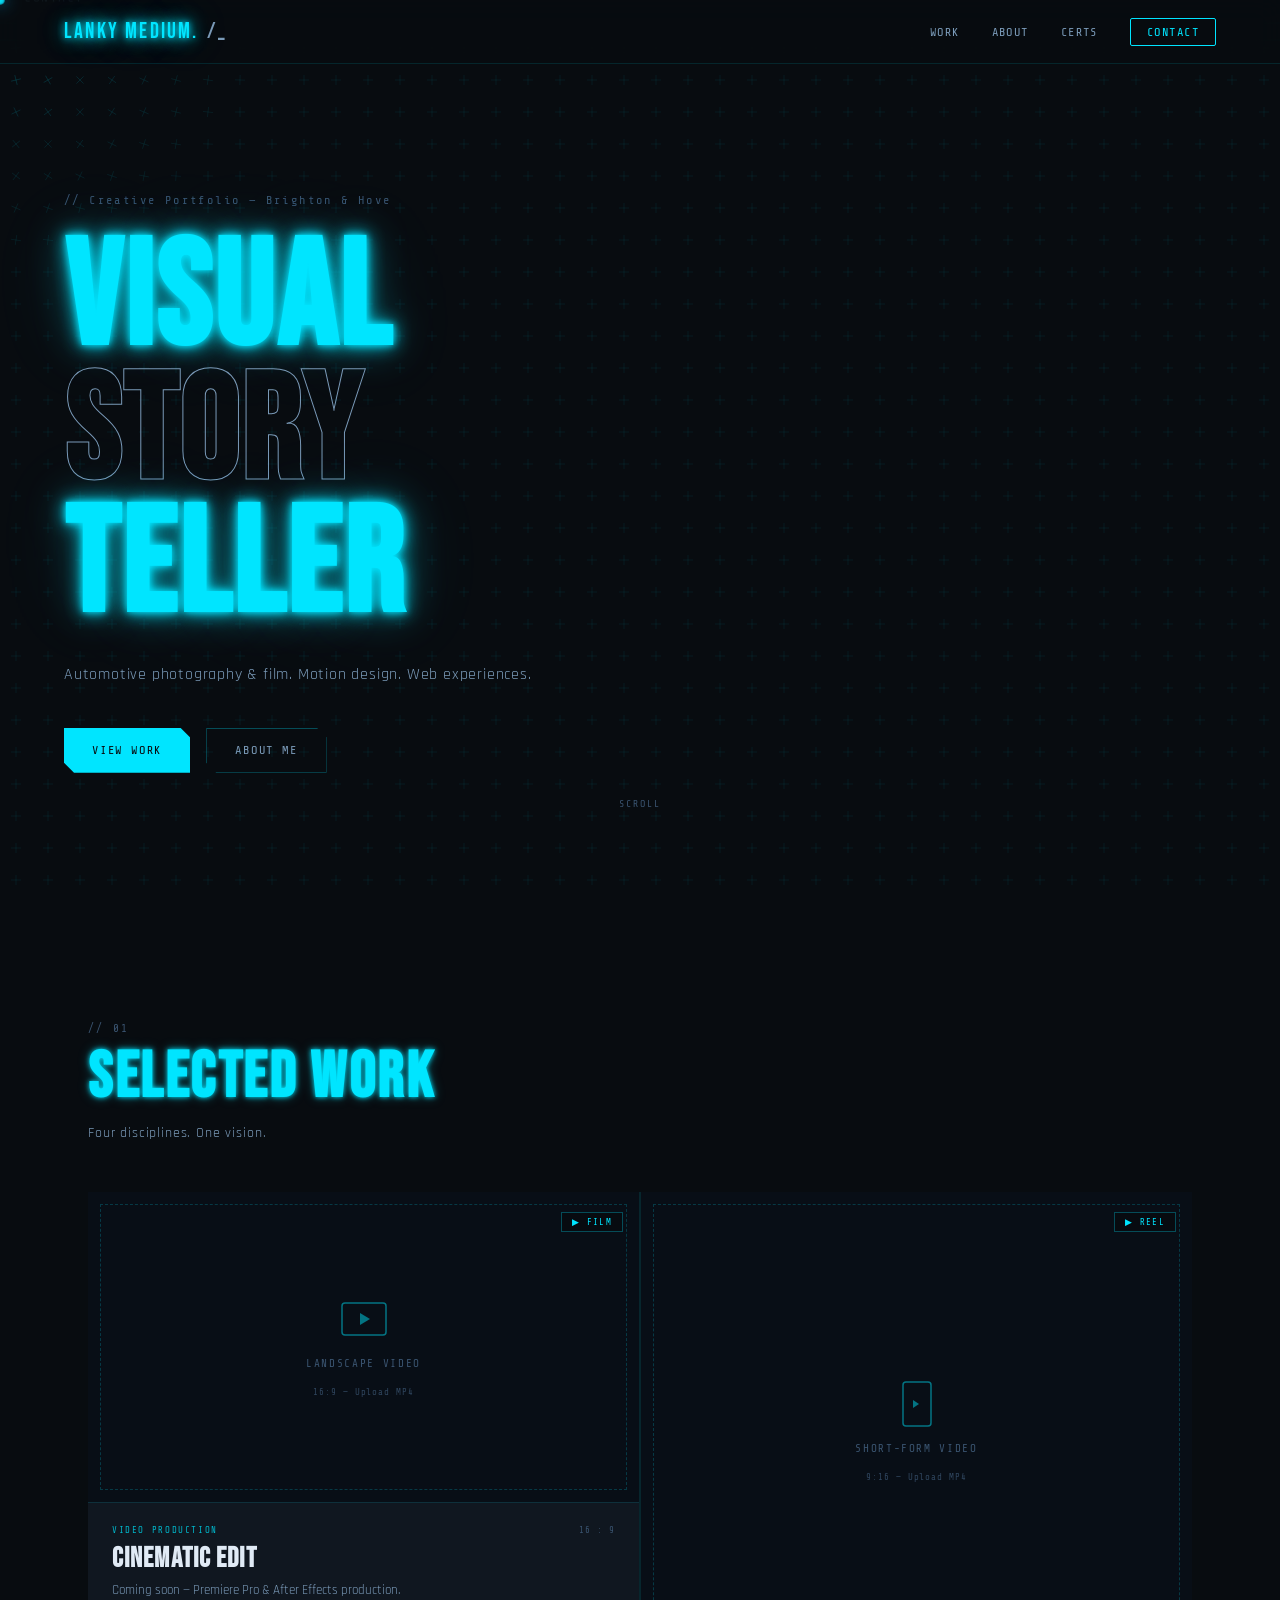
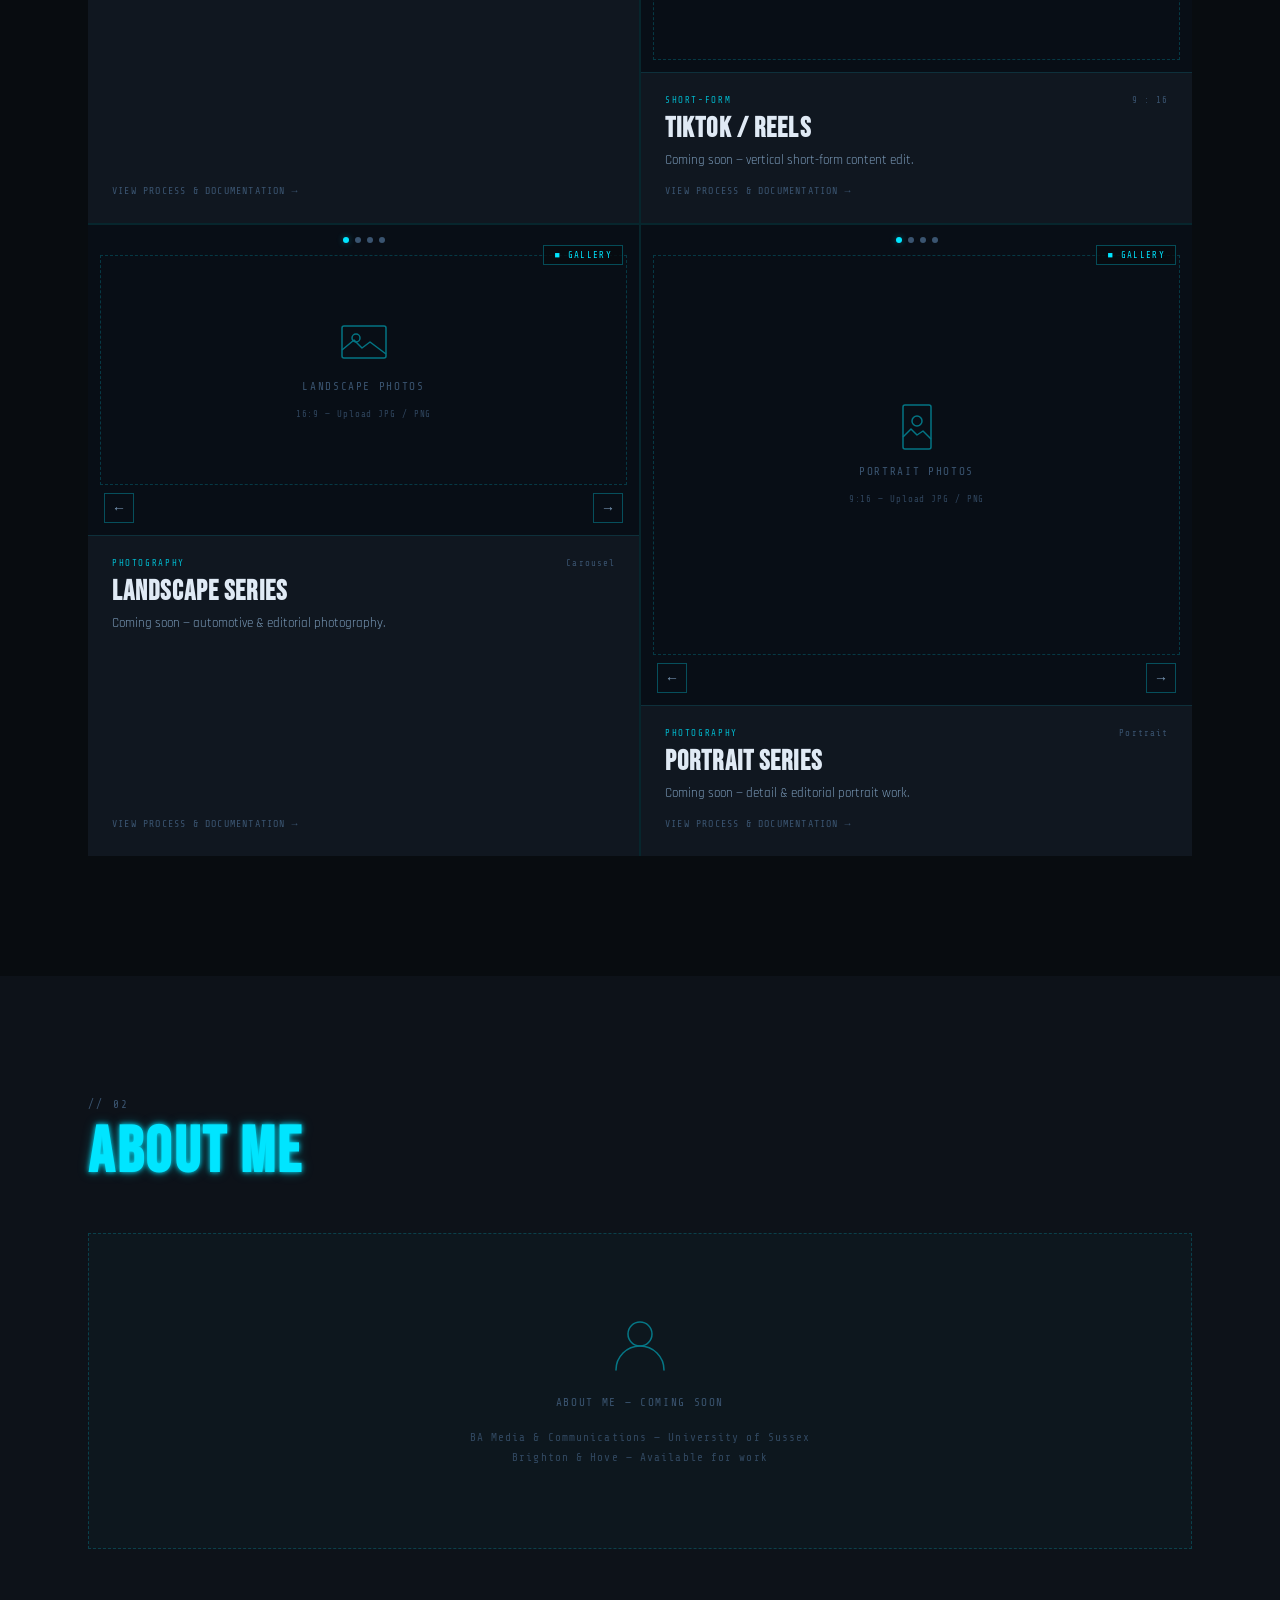
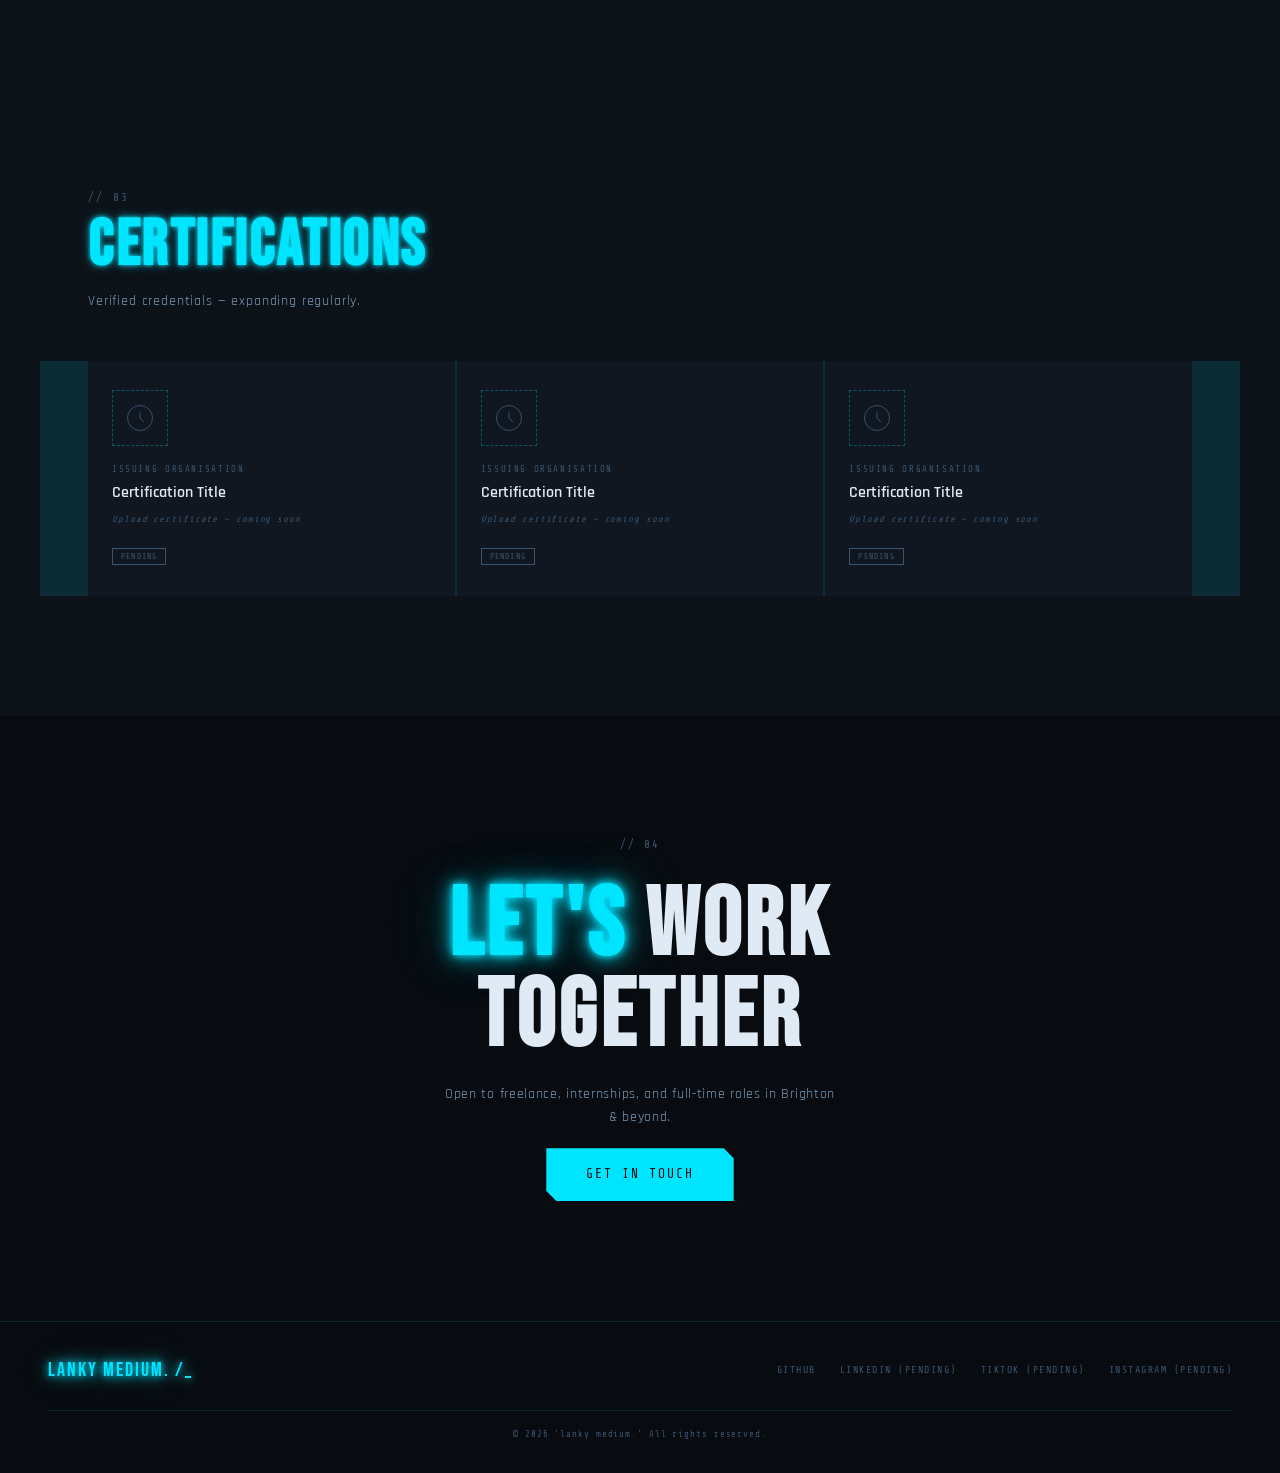
<file: index.html>
<!DOCTYPE html>
<html lang="en">
<head>
  <meta charset="UTF-8" />
  <meta name="viewport" content="width=device-width, initial-scale=1.0" />
  <title>lanky medium. — Creative Portfolio</title>
  <link rel="preconnect" href="https://fonts.googleapis.com" />
  <link rel="preconnect" href="https://fonts.gstatic.com" crossorigin />
  <link href="https://fonts.googleapis.com/css2?family=Bebas+Neue&family=Share+Tech+Mono&family=Rajdhani:wght@300;400;500;600;700&display=swap" rel="stylesheet" />
  <link rel="stylesheet" href="style.css" />
</head>
<body>

  <!-- ░░ CANVAS BACKGROUND ░░ -->
  <canvas id="bg-canvas"></canvas>

  <!-- ░░ NAV ░░ -->
  <nav id="navbar">
    <div class="nav-inner">
      <div class="nav-logo">
        <span class="neon-text">lanky medium.</span><span class="nav-slash"> /_</span>
      </div>
      <ul class="nav-links">
        <li><a href="#work">Work</a></li>
        <li><a href="#about">About</a></li>
        <li><a href="#certifications">Certs</a></li>
        <li><a href="#contact" class="nav-cta">Contact</a></li>
      </ul>
      <button class="nav-burger" id="burger" aria-label="Menu">
        <span></span><span></span><span></span>
      </button>
    </div>
  </nav>

  <!-- ░░ MOBILE MENU ░░ -->
  <div class="mobile-menu" id="mobile-menu">
    <ul>
      <li><a href="#work" onclick="closeMobile()">Work</a></li>
      <li><a href="#about" onclick="closeMobile()">About</a></li>
      <li><a href="#certifications" onclick="closeMobile()">Certs</a></li>
      <li><a href="#contact" onclick="closeMobile()">Contact</a></li>
    </ul>
  </div>

  <!-- ░░ HERO ░░ -->
  <section id="hero">
    <div class="hero-content reveal">
      <p class="hero-label">// Creative Portfolio — Brighton & Hove</p>
      <h1 class="hero-title">
        <span class="neon-text neon-flicker">VISUAL</span><br/>
        <span class="hero-title-mid">STORY</span><br/>
        <span class="neon-text">TELLER</span>
      </h1>
      <p class="hero-sub">Automotive photography &amp; film. Motion design. Web experiences.</p>
      <div class="hero-actions">
        <a href="#work" class="btn-primary">View Work</a>
        <a href="#about" class="btn-ghost">About Me</a>
      </div>
    </div>
    <div class="hero-scroll-hint">
      <span>scroll</span>
      <div class="scroll-line"></div>
    </div>
  </section>

  <!-- ░░ WORK ░░ -->
  <section id="work">
    <div class="section-header reveal">
      <span class="section-tag">// 01</span>
      <h2 class="section-title neon-text-sm">Selected Work</h2>
      <p class="section-sub">Four disciplines. One vision.</p>
    </div>

    <div class="work-grid">

      <!-- Card 1: Landscape Video -->
      <article class="work-card reveal" data-delay="0">
        <div class="card-media landscape-video">
          <div class="media-placeholder">
            <div class="placeholder-icon">
              <svg viewBox="0 0 48 48" fill="none" xmlns="http://www.w3.org/2000/svg">
                <rect x="2" y="8" width="44" height="32" rx="3" stroke="currentColor" stroke-width="1.5"/>
                <path d="M30 24L20 18v12l10-6z" fill="currentColor"/>
              </svg>
            </div>
            <p class="placeholder-label">Landscape Video</p>
            <p class="placeholder-hint">16:9 — Upload MP4</p>
          </div>
          <div class="card-overlay">
            <span class="card-type-badge">&#9654; Film</span>
          </div>
        </div>
        <div class="card-info">
          <div class="card-meta">
            <span class="card-tag">Video Production</span>
            <span class="card-format">16 : 9</span>
          </div>
          <h3 class="card-title">Cinematic Edit</h3>
          <p class="card-desc">Coming soon — Premiere Pro &amp; After Effects production.</p>
          <a href="docs/landscape-video.html" class="card-link">
            View Process &amp; Documentation <span class="link-arrow">→</span>
          </a>
        </div>
      </article>

      <!-- Card 2: Portrait TikTok Video -->
      <article class="work-card work-card--portrait reveal" data-delay="100">
        <div class="card-media portrait-video">
          <div class="media-placeholder">
            <div class="placeholder-icon">
              <svg viewBox="0 0 48 48" fill="none" xmlns="http://www.w3.org/2000/svg">
                <rect x="10" y="2" width="28" height="44" rx="3" stroke="currentColor" stroke-width="1.5"/>
                <path d="M26 24L20 20v8l6-4z" fill="currentColor"/>
              </svg>
            </div>
            <p class="placeholder-label">Short-Form Video</p>
            <p class="placeholder-hint">9:16 — Upload MP4</p>
          </div>
          <div class="card-overlay">
            <span class="card-type-badge">&#9654; Reel</span>
          </div>
        </div>
        <div class="card-info">
          <div class="card-meta">
            <span class="card-tag">Short-Form</span>
            <span class="card-format">9 : 16</span>
          </div>
          <h3 class="card-title">TikTok / Reels</h3>
          <p class="card-desc">Coming soon — vertical short-form content edit.</p>
          <a href="docs/portrait-video.html" class="card-link">
            View Process &amp; Documentation <span class="link-arrow">→</span>
          </a>
        </div>
      </article>

      <!-- Card 3: Landscape Photo Carousel -->
      <article class="work-card reveal" data-delay="200">
        <div class="card-media landscape-photo">
          <div class="carousel-placeholder">
            <div class="carousel-dots">
              <span class="dot active"></span>
              <span class="dot"></span>
              <span class="dot"></span>
              <span class="dot"></span>
            </div>
            <div class="media-placeholder">
              <div class="placeholder-icon">
                <svg viewBox="0 0 48 48" fill="none" xmlns="http://www.w3.org/2000/svg">
                  <rect x="2" y="8" width="44" height="32" rx="2" stroke="currentColor" stroke-width="1.5"/>
                  <circle cx="16" cy="20" r="4" stroke="currentColor" stroke-width="1.5"/>
                  <path d="M2 32l12-10 8 8 8-6 16 12" stroke="currentColor" stroke-width="1.5" stroke-linejoin="round"/>
                </svg>
              </div>
              <p class="placeholder-label">Landscape Photos</p>
              <p class="placeholder-hint">16:9 — Upload JPG / PNG</p>
            </div>
            <div class="carousel-arrows">
              <button class="carousel-btn" aria-label="Previous">&#8592;</button>
              <button class="carousel-btn" aria-label="Next">&#8594;</button>
            </div>
          </div>
          <div class="card-overlay">
            <span class="card-type-badge">&#9632; Gallery</span>
          </div>
        </div>
        <div class="card-info">
          <div class="card-meta">
            <span class="card-tag">Photography</span>
            <span class="card-format">Carousel</span>
          </div>
          <h3 class="card-title">Landscape Series</h3>
          <p class="card-desc">Coming soon — automotive &amp; editorial photography.</p>
          <a href="docs/landscape-photos.html" class="card-link">
            View Process &amp; Documentation <span class="link-arrow">→</span>
          </a>
        </div>
      </article>

      <!-- Card 4: Portrait Photo Carousel -->
      <article class="work-card work-card--portrait reveal" data-delay="300">
        <div class="card-media portrait-photo">
          <div class="carousel-placeholder">
            <div class="carousel-dots">
              <span class="dot active"></span>
              <span class="dot"></span>
              <span class="dot"></span>
              <span class="dot"></span>
            </div>
            <div class="media-placeholder">
              <div class="placeholder-icon">
                <svg viewBox="0 0 48 48" fill="none" xmlns="http://www.w3.org/2000/svg">
                  <rect x="10" y="2" width="28" height="44" rx="2" stroke="currentColor" stroke-width="1.5"/>
                  <circle cx="24" cy="18" r="5" stroke="currentColor" stroke-width="1.5"/>
                  <path d="M10 34l8-8 6 6 6-4 8 8" stroke="currentColor" stroke-width="1.5" stroke-linejoin="round"/>
                </svg>
              </div>
              <p class="placeholder-label">Portrait Photos</p>
              <p class="placeholder-hint">9:16 — Upload JPG / PNG</p>
            </div>
            <div class="carousel-arrows">
              <button class="carousel-btn" aria-label="Previous">&#8592;</button>
              <button class="carousel-btn" aria-label="Next">&#8594;</button>
            </div>
          </div>
          <div class="card-overlay">
            <span class="card-type-badge">&#9632; Gallery</span>
          </div>
        </div>
        <div class="card-info">
          <div class="card-meta">
            <span class="card-tag">Photography</span>
            <span class="card-format">Portrait</span>
          </div>
          <h3 class="card-title">Portrait Series</h3>
          <p class="card-desc">Coming soon — detail &amp; editorial portrait work.</p>
          <a href="docs/portrait-photos.html" class="card-link">
            View Process &amp; Documentation <span class="link-arrow">→</span>
          </a>
        </div>
      </article>

    </div>
  </section>

  <!-- ░░ ABOUT ░░ -->
  <section id="about">
    <div class="about-inner">
      <div class="section-header reveal">
        <span class="section-tag">// 02</span>
        <h2 class="section-title neon-text-sm">About Me</h2>
      </div>
      <div class="about-placeholder reveal">
        <div class="about-placeholder-inner">
          <div class="placeholder-icon large">
            <svg viewBox="0 0 64 64" fill="none" xmlns="http://www.w3.org/2000/svg">
              <circle cx="32" cy="20" r="12" stroke="currentColor" stroke-width="1.5"/>
              <path d="M8 56c0-13.255 10.745-24 24-24s24 10.745 24 24" stroke="currentColor" stroke-width="1.5" stroke-linecap="round"/>
            </svg>
          </div>
          <p class="placeholder-label">About Me — Coming Soon</p>
          <p class="placeholder-hint">
            BA Media &amp; Communications — University of Sussex<br/>
            Brighton &amp; Hove — Available for work
          </p>
        </div>
      </div>
    </div>
  </section>

  <!-- ░░ CERTIFICATIONS ░░ -->
  <section id="certifications">
    <div class="section-header reveal">
      <span class="section-tag">// 03</span>
      <h2 class="section-title neon-text-sm">Certifications</h2>
      <p class="section-sub">Verified credentials — expanding regularly.</p>
    </div>

    <div class="certs-grid">

      <div class="cert-card reveal" data-delay="0">
        <div class="cert-logo-area">
          <div class="cert-logo-placeholder">
            <svg viewBox="0 0 48 48" fill="none" xmlns="http://www.w3.org/2000/svg">
              <circle cx="24" cy="24" r="20" stroke="currentColor" stroke-width="1.5"/>
              <path d="M24 14v10l6 6" stroke="currentColor" stroke-width="1.5" stroke-linecap="round"/>
            </svg>
          </div>
        </div>
        <div class="cert-info">
          <p class="cert-issuer">Issuing Organisation</p>
          <h3 class="cert-name">Certification Title</h3>
          <p class="cert-status">Upload certificate — coming soon</p>
        </div>
        <div class="cert-badge">
          <span>Pending</span>
        </div>
      </div>

      <div class="cert-card reveal" data-delay="100">
        <div class="cert-logo-area">
          <div class="cert-logo-placeholder">
            <svg viewBox="0 0 48 48" fill="none" xmlns="http://www.w3.org/2000/svg">
              <circle cx="24" cy="24" r="20" stroke="currentColor" stroke-width="1.5"/>
              <path d="M24 14v10l6 6" stroke="currentColor" stroke-width="1.5" stroke-linecap="round"/>
            </svg>
          </div>
        </div>
        <div class="cert-info">
          <p class="cert-issuer">Issuing Organisation</p>
          <h3 class="cert-name">Certification Title</h3>
          <p class="cert-status">Upload certificate — coming soon</p>
        </div>
        <div class="cert-badge">
          <span>Pending</span>
        </div>
      </div>

      <div class="cert-card reveal" data-delay="200">
        <div class="cert-logo-area">
          <div class="cert-logo-placeholder">
            <svg viewBox="0 0 48 48" fill="none" xmlns="http://www.w3.org/2000/svg">
              <circle cx="24" cy="24" r="20" stroke="currentColor" stroke-width="1.5"/>
              <path d="M24 14v10l6 6" stroke="currentColor" stroke-width="1.5" stroke-linecap="round"/>
            </svg>
          </div>
        </div>
        <div class="cert-info">
          <p class="cert-issuer">Issuing Organisation</p>
          <h3 class="cert-name">Certification Title</h3>
          <p class="cert-status">Upload certificate — coming soon</p>
        </div>
        <div class="cert-badge">
          <span>Pending</span>
        </div>
      </div>

    </div>
  </section>

  <!-- ░░ CONTACT ░░ -->
  <section id="contact">
    <div class="contact-inner reveal">
      <span class="section-tag">// 04</span>
      <h2 class="contact-title">
        <span class="neon-text neon-flicker-slow">Let's</span> Work<br/>Together
      </h2>
      <p class="contact-sub">Open to freelance, internships, and full-time roles in Brighton &amp; beyond.</p>
      <a href="mailto:lankysmoove@duck.com" class="btn-primary btn-large">Get In Touch</a>
    </div>
  </section>

  <!-- ░░ FOOTER ░░ -->
  <footer id="footer">
    <div class="footer-inner">
      <div class="footer-logo neon-text">lanky medium. /_</div>
      <div class="footer-links">
        <a href="https://github.com/lankysmoove" target="_blank" rel="noopener">GitHub</a>
        <a href="https://linkedin.com/in/yourprofile" target="_blank" rel="noopener">LinkedIn (Pending)</a>
        <a href="https://www.tiktok.com/@yourprofile" target="_blank" rel="noopener">TikTok (Pending)</a>
        <a href="https://instagram.com/yourprofile" target="_blank" rel="noopener">Instagram (Pending)</a>
      </div>
      <p class="footer-copy">&copy; 2026 'lanky medium.' All rights reserved.</p>
    </div>
  </footer>

  <script src="main.js"></script>
</body>
</html>
</file>
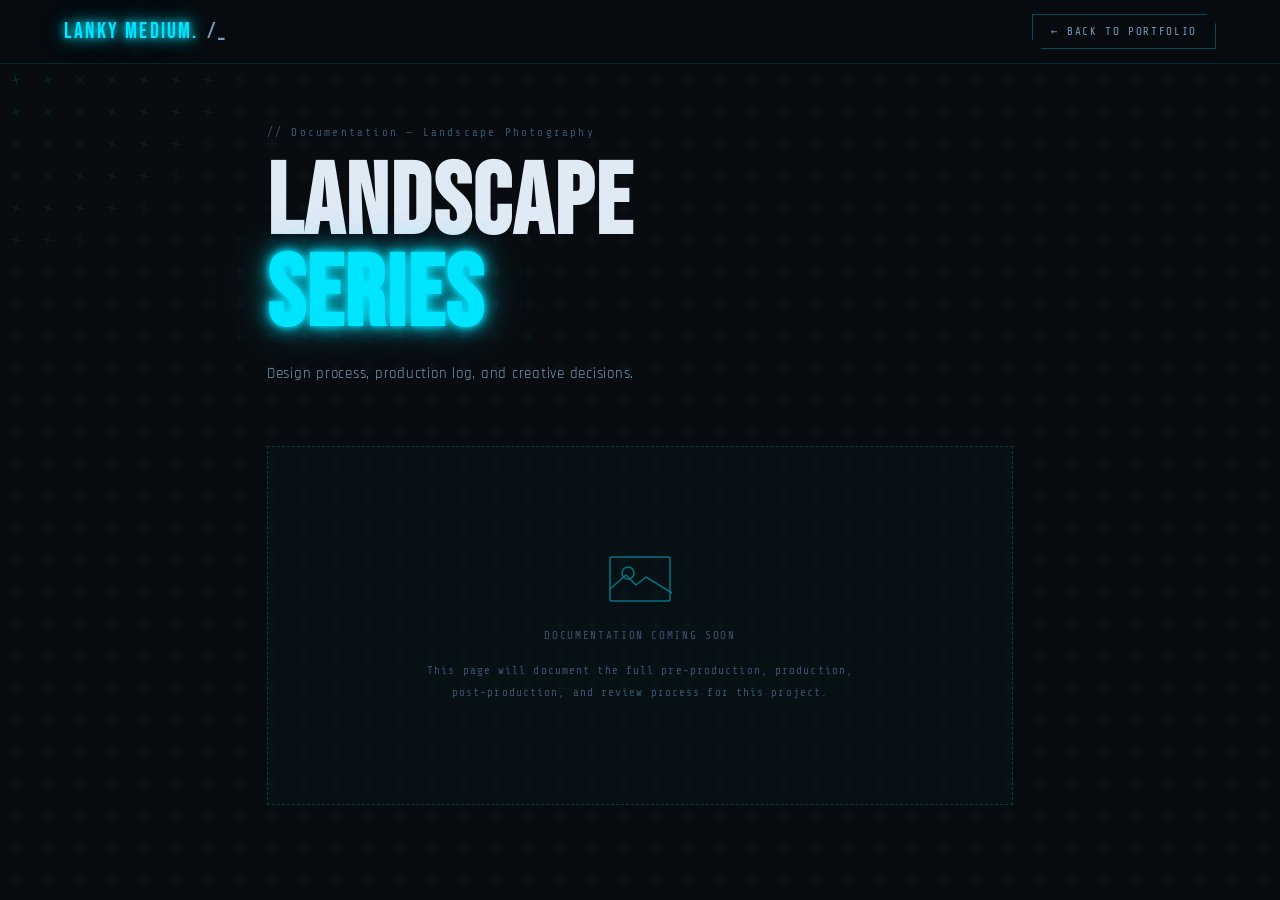
<file: docs/landscape-photos.html>
<!DOCTYPE html>
<html lang="en">
<head>
  <meta charset="UTF-8" />
  <meta name="viewport" content="width=device-width, initial-scale=1.0" />
  <title>Landscape Photos — Documentation | lanky medium.</title>
  <link rel="preconnect" href="https://fonts.googleapis.com" />
  <link href="https://fonts.googleapis.com/css2?family=Bebas+Neue&family=Share+Tech+Mono&family=Rajdhani:wght@300;400;500;600;700&display=swap" rel="stylesheet" />
  <link rel="stylesheet" href="../style.css" />
  <link rel="stylesheet" href="docs.css" />
</head>
<body>
  <canvas id="bg-canvas"></canvas>
  <nav id="navbar">
    <div class="nav-inner">
      <a href="../index.html" class="nav-logo">
        <span class="neon-text">lanky medium.</span><span class="nav-slash"> /_</span>
      </a>
      <a href="../index.html#work" class="btn-ghost" style="font-size:11px;padding:8px 18px;">← Back to Portfolio</a>
    </div>
  </nav>
  <main class="docs-main">
    <div class="docs-header reveal">
      <span class="section-tag">// Documentation — Landscape Photography</span>
      <h1 class="docs-title">Landscape<br/><span class="neon-text">Series</span></h1>
      <p class="docs-sub">Design process, production log, and creative decisions.</p>
    </div>
    <div class="docs-placeholder reveal">
      <div class="placeholder-icon large">
        <svg viewBox="0 0 64 64" fill="none"><rect x="2" y="10" width="60" height="44" rx="2" stroke="currentColor" stroke-width="1.5"/><circle cx="20" cy="26" r="6" stroke="currentColor" stroke-width="1.5"/><path d="M2 42l16-14 10 10 10-8 26 16" stroke="currentColor" stroke-width="1.5" stroke-linejoin="round"/></svg>
      </div>
      <p class="placeholder-label">Documentation Coming Soon</p>
      <p class="placeholder-hint">This page will document the full pre-production, production,<br/>post-production, and review process for this project.</p>
    </div>
  </main>
  <script src="../main.js"></script>
</body>
</html>
</file>
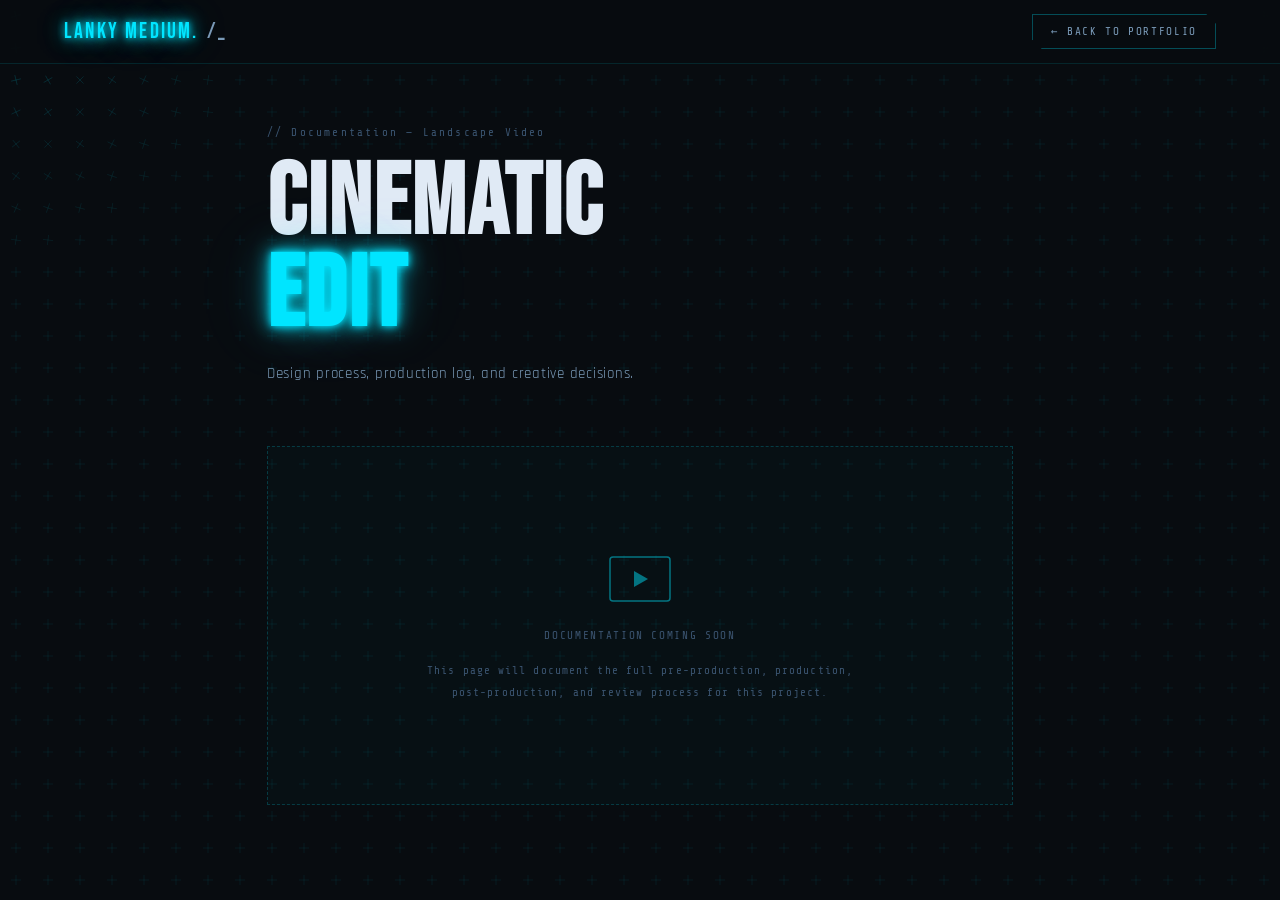
<file: docs/landscape-video.html>
<!DOCTYPE html>
<html lang="en">
<head>
  <meta charset="UTF-8" />
  <meta name="viewport" content="width=device-width, initial-scale=1.0" />
  <title>Landscape Video — Documentation | lanky medium.</title>
  <link rel="preconnect" href="https://fonts.googleapis.com" />
  <link href="https://fonts.googleapis.com/css2?family=Bebas+Neue&family=Share+Tech+Mono&family=Rajdhani:wght@300;400;500;600;700&display=swap" rel="stylesheet" />
  <link rel="stylesheet" href="../style.css" />
  <link rel="stylesheet" href="docs.css" />
</head>
<body>
  <canvas id="bg-canvas"></canvas>

  <nav id="navbar">
    <div class="nav-inner">
      <a href="../index.html" class="nav-logo">
        <span class="neon-text">lanky medium.</span><span class="nav-slash"> /_</span>
      </a>
      <a href="../index.html#work" class="btn-ghost" style="font-size:11px;padding:8px 18px;">← Back to Portfolio</a>
    </div>
  </nav>

  <main class="docs-main">
    <div class="docs-header reveal">
      <span class="section-tag">// Documentation — Landscape Video</span>
      <h1 class="docs-title">Cinematic<br/><span class="neon-text">Edit</span></h1>
      <p class="docs-sub">Design process, production log, and creative decisions.</p>
    </div>
    <div class="docs-placeholder reveal">
      <div class="placeholder-icon large">
        <svg viewBox="0 0 64 64" fill="none"><rect x="2" y="10" width="60" height="44" rx="3" stroke="currentColor" stroke-width="1.5"/><path d="M40 32L26 24v16l14-8z" fill="currentColor"/></svg>
      </div>
      <p class="placeholder-label">Documentation Coming Soon</p>
      <p class="placeholder-hint">This page will document the full pre-production, production,<br/>post-production, and review process for this project.</p>
    </div>
  </main>

  <script src="../main.js"></script>
</body>
</html>
</file>
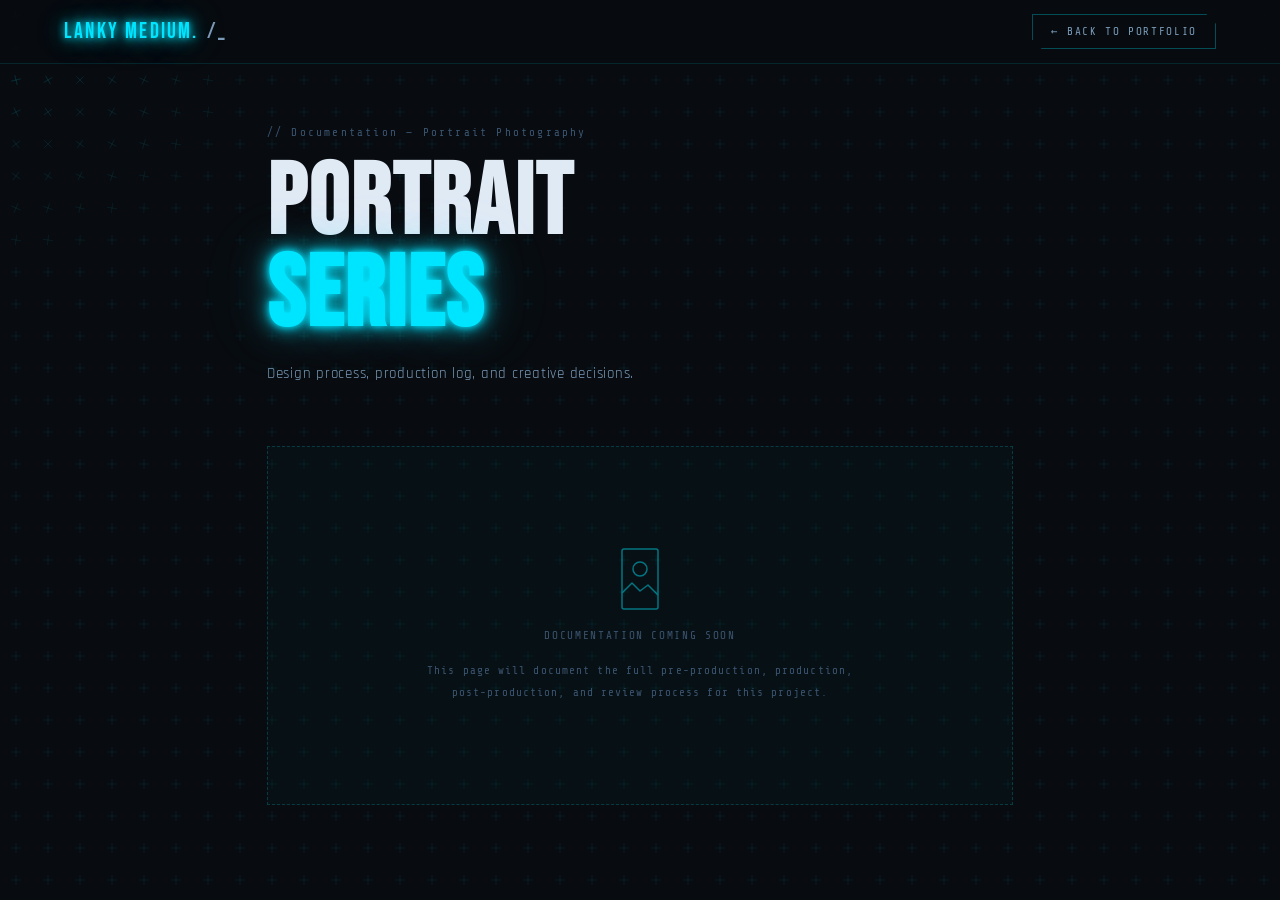
<file: docs/portrait-photos.html>
<!DOCTYPE html>
<html lang="en">
<head>
  <meta charset="UTF-8" />
  <meta name="viewport" content="width=device-width, initial-scale=1.0" />
  <title>Portrait Photos — Documentation | lanky medium.</title>
  <link rel="preconnect" href="https://fonts.googleapis.com" />
  <link href="https://fonts.googleapis.com/css2?family=Bebas+Neue&family=Share+Tech+Mono&family=Rajdhani:wght@300;400;500;600;700&display=swap" rel="stylesheet" />
  <link rel="stylesheet" href="../style.css" />
  <link rel="stylesheet" href="docs.css" />
</head>
<body>
  <canvas id="bg-canvas"></canvas>
  <nav id="navbar">
    <div class="nav-inner">
      <a href="../index.html" class="nav-logo">
        <span class="neon-text">lanky medium.</span><span class="nav-slash"> /_</span>
      </a>
      <a href="../index.html#work" class="btn-ghost" style="font-size:11px;padding:8px 18px;">← Back to Portfolio</a>
    </div>
  </nav>
  <main class="docs-main">
    <div class="docs-header reveal">
      <span class="section-tag">// Documentation — Portrait Photography</span>
      <h1 class="docs-title">Portrait<br/><span class="neon-text">Series</span></h1>
      <p class="docs-sub">Design process, production log, and creative decisions.</p>
    </div>
    <div class="docs-placeholder reveal">
      <div class="placeholder-icon large">
        <svg viewBox="0 0 64 64" fill="none"><rect x="14" y="2" width="36" height="60" rx="2" stroke="currentColor" stroke-width="1.5"/><circle cx="32" cy="22" r="7" stroke="currentColor" stroke-width="1.5"/><path d="M14 46l10-10 8 8 8-6 10 10" stroke="currentColor" stroke-width="1.5" stroke-linejoin="round"/></svg>
      </div>
      <p class="placeholder-label">Documentation Coming Soon</p>
      <p class="placeholder-hint">This page will document the full pre-production, production,<br/>post-production, and review process for this project.</p>
    </div>
  </main>
  <script src="../main.js"></script>
</body>
</html>
</file>
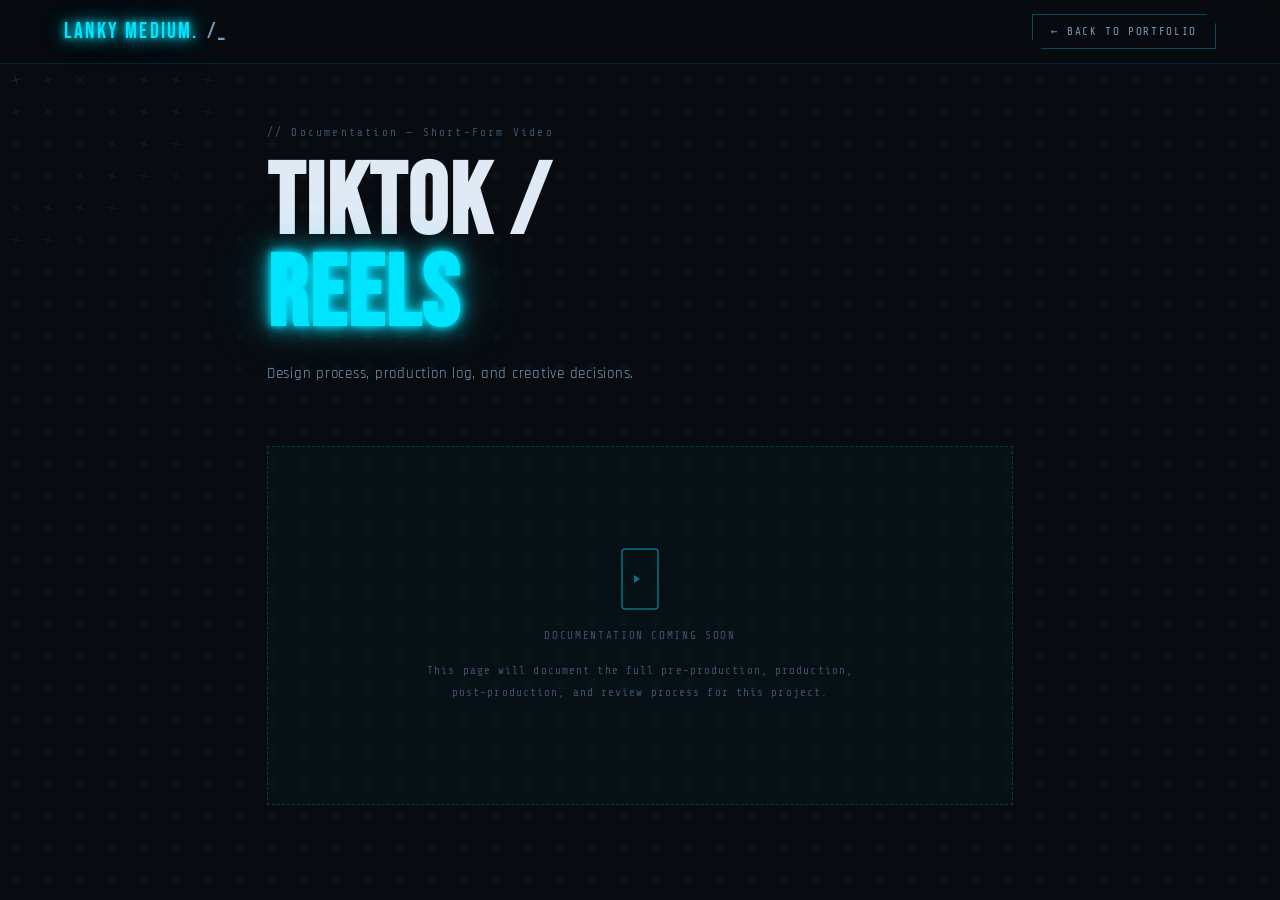
<file: docs/portrait-video.html>
<!DOCTYPE html>
<html lang="en">
<head>
  <meta charset="UTF-8" />
  <meta name="viewport" content="width=device-width, initial-scale=1.0" />
  <title>Short-Form Video — Documentation | lanky medium.</title>
  <link rel="preconnect" href="https://fonts.googleapis.com" />
  <link href="https://fonts.googleapis.com/css2?family=Bebas+Neue&family=Share+Tech+Mono&family=Rajdhani:wght@300;400;500;600;700&display=swap" rel="stylesheet" />
  <link rel="stylesheet" href="../style.css" />
  <link rel="stylesheet" href="docs.css" />
</head>
<body>
  <canvas id="bg-canvas"></canvas>
  <nav id="navbar">
    <div class="nav-inner">
      <a href="../index.html" class="nav-logo">
        <span class="neon-text">lanky medium.</span><span class="nav-slash"> /_</span>
      </a>
      <a href="../index.html#work" class="btn-ghost" style="font-size:11px;padding:8px 18px;">← Back to Portfolio</a>
    </div>
  </nav>
  <main class="docs-main">
    <div class="docs-header reveal">
      <span class="section-tag">// Documentation — Short-Form Video</span>
      <h1 class="docs-title">TikTok /<br/><span class="neon-text">Reels</span></h1>
      <p class="docs-sub">Design process, production log, and creative decisions.</p>
    </div>
    <div class="docs-placeholder reveal">
      <div class="placeholder-icon large">
        <svg viewBox="0 0 64 64" fill="none"><rect x="14" y="2" width="36" height="60" rx="3" stroke="currentColor" stroke-width="1.5"/><path d="M32 32L26 28v8l6-4z" fill="currentColor"/></svg>
      </div>
      <p class="placeholder-label">Documentation Coming Soon</p>
      <p class="placeholder-hint">This page will document the full pre-production, production,<br/>post-production, and review process for this project.</p>
    </div>
  </main>
  <script src="../main.js"></script>
</body>
</html>
</file>
<file: style.css>
/* ============================================================
   lanky medium /_ — PORTFOLIO
   style.css
   ============================================================ */

/* ── Reset & Root ─────────────────────────────────────────── */
*, *::before, *::after { box-sizing: border-box; margin: 0; padding: 0; }

:root {
  --cyan:        #00E5FF;
  --cyan-dim:    #00b8cc;
  --cyan-glow:   rgba(0, 229, 255, 0.35);
  --cyan-faint:  rgba(0, 229, 255, 0.08);
  --blue:        #0080FF;
  --blue-dim:    #005fcc;
  --blue-glow:   rgba(0, 128, 255, 0.35);
  --bg:          #080c10;
  --bg-2:        #0d1219;
  --bg-card:     #101720;
  --bg-card-h:   #141e2a;
  --text:        #e0eaf5;
  --text-mid:    #7a9ab8;
  --text-dim:    #3a5470;
  --border:      rgba(0, 229, 255, 0.12);
  --border-h:    rgba(0, 229, 255, 0.3);
  --font-display: 'Bebas Neue', sans-serif;
  --font-mono:    'Share Tech Mono', monospace;
  --font-body:    'Rajdhani', sans-serif;
  --nav-h:       64px;
  --section-pad: clamp(60px, 10vw, 120px);
}

html { scroll-behavior: smooth; }

body {
  background: var(--bg);
  color: var(--text);
  font-family: var(--font-body);
  font-size: 16px;
  line-height: 1.6;
  overflow-x: hidden;
}

/* ── Canvas Background ────────────────────────────────────── */
#bg-canvas {
  position: fixed;
  inset: 0;
  z-index: 0;
  pointer-events: none;
  opacity: 0.5;
}

/* ── Scroll Reveal ────────────────────────────────────────── */
.reveal {
  opacity: 0;
  transform: translateY(32px);
  transition: opacity 0.7s ease, transform 0.7s ease;
}
.reveal.visible {
  opacity: 1;
  transform: translateY(0);
}

/* ── Neon Text Effects ────────────────────────────────────── */
.neon-text {
  color: var(--cyan);
  text-shadow:
    0 0 7px var(--cyan),
    0 0 18px var(--cyan),
    0 0 40px var(--cyan-glow),
    0 0 80px rgba(0, 229, 255, 0.15);
}

.neon-text-sm {
  color: var(--cyan);
  text-shadow:
    0 0 5px var(--cyan),
    0 0 12px var(--cyan-glow);
}

.neon-flicker {
  animation: flicker 6s infinite;
}

.neon-flicker-slow {
  animation: flicker 9s 2s infinite;
}

@keyframes flicker {
  0%, 18%, 22%, 25%, 53%, 57%, 100% {
    text-shadow:
      0 0 7px var(--cyan),
      0 0 18px var(--cyan),
      0 0 40px var(--cyan-glow),
      0 0 80px rgba(0, 229, 255, 0.15);
  }
  20%, 24%, 55% {
    text-shadow: none;
    color: var(--cyan-dim);
  }
}

/* ── Navigation ───────────────────────────────────────────── */
#navbar {
  position: fixed;
  top: 0;
  left: 0;
  right: 0;
  z-index: 100;
  height: var(--nav-h);
  background: rgba(8, 12, 16, 0.85);
  backdrop-filter: blur(12px);
  border-bottom: 0.5px solid var(--border);
  transition: border-color 0.3s;
}

#navbar.scrolled {
  border-bottom-color: var(--border-h);
}

.nav-inner {
  max-width: 1200px;
  margin: 0 auto;
  padding: 0 24px;
  height: 100%;
  display: flex;
  align-items: center;
  justify-content: space-between;
}

.nav-logo {
  font-family: var(--font-display);
  font-size: 22px;
  letter-spacing: 0.1em;
  text-decoration: none;
}

.nav-slash {
  color: var(--text-mid);
  margin-left: 2px;
}

.nav-links {
  display: flex;
  align-items: center;
  gap: 32px;
  list-style: none;
}

.nav-links a {
  font-family: var(--font-mono);
  font-size: 12px;
  letter-spacing: 0.12em;
  text-transform: uppercase;
  color: var(--text-mid);
  text-decoration: none;
  transition: color 0.2s;
}

.nav-links a:hover { color: var(--cyan); }

.nav-cta {
  color: var(--cyan) !important;
  border: 0.5px solid var(--cyan);
  padding: 6px 16px;
  border-radius: 2px;
  transition: background 0.2s, box-shadow 0.2s !important;
}

.nav-cta:hover {
  background: var(--cyan-faint);
  box-shadow: 0 0 12px var(--cyan-glow);
}

.nav-burger {
  display: none;
  flex-direction: column;
  gap: 5px;
  background: none;
  border: none;
  cursor: pointer;
  padding: 4px;
}

.nav-burger span {
  display: block;
  width: 22px;
  height: 1.5px;
  background: var(--text-mid);
  transition: all 0.3s;
}

/* ── Mobile Menu ──────────────────────────────────────────── */
.mobile-menu {
  position: fixed;
  top: var(--nav-h);
  left: 0;
  right: 0;
  background: rgba(8, 12, 16, 0.97);
  backdrop-filter: blur(16px);
  border-bottom: 0.5px solid var(--border);
  z-index: 99;
  transform: translateY(-110%);
  transition: transform 0.3s ease;
}

.mobile-menu.open {
  transform: translateY(0);
}

.mobile-menu ul {
  list-style: none;
  padding: 16px 0;
}

.mobile-menu a {
  display: block;
  padding: 14px 24px;
  font-family: var(--font-mono);
  font-size: 13px;
  letter-spacing: 0.12em;
  text-transform: uppercase;
  color: var(--text-mid);
  text-decoration: none;
  border-bottom: 0.5px solid var(--border);
  transition: color 0.2s, padding-left 0.2s;
}

.mobile-menu a:hover {
  color: var(--cyan);
  padding-left: 32px;
}

/* ── Buttons ──────────────────────────────────────────────── */
.btn-primary {
  display: inline-flex;
  align-items: center;
  gap: 8px;
  padding: 12px 28px;
  background: var(--cyan);
  color: var(--bg);
  font-family: var(--font-mono);
  font-size: 12px;
  letter-spacing: 0.15em;
  text-transform: uppercase;
  text-decoration: none;
  border: none;
  cursor: pointer;
  transition: box-shadow 0.25s, transform 0.2s;
  clip-path: polygon(0 0, calc(100% - 10px) 0, 100% 10px, 100% 100%, 10px 100%, 0 calc(100% - 10px));
}

.btn-primary:hover {
  box-shadow: 0 0 24px var(--cyan-glow), 0 0 48px rgba(0,229,255,0.12);
  transform: translateY(-1px);
}

.btn-primary.btn-large {
  padding: 16px 40px;
  font-size: 13px;
}

.btn-ghost {
  display: inline-flex;
  align-items: center;
  padding: 12px 28px;
  border: 0.5px solid var(--border-h);
  color: var(--text-mid);
  font-family: var(--font-mono);
  font-size: 12px;
  letter-spacing: 0.15em;
  text-transform: uppercase;
  text-decoration: none;
  transition: border-color 0.2s, color 0.2s, box-shadow 0.2s;
  clip-path: polygon(0 0, calc(100% - 10px) 0, 100% 10px, 100% 100%, 10px 100%, 0 calc(100% - 10px));
}

.btn-ghost:hover {
  border-color: var(--cyan);
  color: var(--cyan);
  box-shadow: 0 0 16px var(--cyan-glow);
}

/* ── Hero ─────────────────────────────────────────────────── */
#hero {
  position: relative;
  z-index: 1;
  min-height: 100vh;
  display: flex;
  align-items: center;
  padding: var(--nav-h) 24px 0;
}

.hero-content {
  max-width: 1200px;
  margin: 0 auto;
  width: 100%;
  padding: 60px 0;
}

.hero-label {
  font-family: var(--font-mono);
  font-size: 12px;
  letter-spacing: 0.2em;
  color: var(--text-dim);
  margin-bottom: 24px;
}

.hero-title {
  font-family: var(--font-display);
  font-size: clamp(72px, 14vw, 148px);
  line-height: 0.9;
  letter-spacing: 0.02em;
  margin-bottom: 28px;
}

.hero-title-mid {
  color: var(--text);
  -webkit-text-stroke: 1px var(--text-mid);
  color: transparent;
}

.hero-sub {
  font-size: 16px;
  color: var(--text-mid);
  letter-spacing: 0.05em;
  margin-bottom: 40px;
  max-width: 480px;
}

.hero-actions {
  display: flex;
  gap: 16px;
  flex-wrap: wrap;
}

.hero-scroll-hint {
  position: absolute;
  bottom: 32px;
  left: 50%;
  transform: translateX(-50%);
  display: flex;
  flex-direction: column;
  align-items: center;
  gap: 8px;
}

.hero-scroll-hint span {
  font-family: var(--font-mono);
  font-size: 10px;
  letter-spacing: 0.2em;
  text-transform: uppercase;
  color: var(--text-dim);
}

.scroll-line {
  width: 0.5px;
  height: 48px;
  background: linear-gradient(to bottom, var(--cyan-dim), transparent);
  animation: scrollPulse 2s ease-in-out infinite;
}

@keyframes scrollPulse {
  0%, 100% { opacity: 0.3; transform: scaleY(1); }
  50% { opacity: 1; transform: scaleY(1.1); }
}

/* ── Section Shared ───────────────────────────────────────── */
section {
  position: relative;
  z-index: 1;
  padding: var(--section-pad) clamp(16px, 4vw, 48px);
  max-width: 1200px;
  margin: 0 auto;
}

#about, #certifications, #contact {
  max-width: 100%;
  padding-left: 0;
  padding-right: 0;
}

#about > *, #certifications > *, #contact > * {
  max-width: 1200px;
  margin-left: auto;
  margin-right: auto;
  padding-left: clamp(16px, 4vw, 48px);
  padding-right: clamp(16px, 4vw, 48px);
}

#about, #certifications {
  background: var(--bg-2);
  width: 100%;
}

.section-header {
  margin-bottom: 48px;
}

.section-tag {
  font-family: var(--font-mono);
  font-size: 11px;
  letter-spacing: 0.2em;
  color: var(--text-dim);
  display: block;
  margin-bottom: 8px;
}

.section-title {
  font-family: var(--font-display);
  font-size: clamp(36px, 6vw, 64px);
  letter-spacing: 0.04em;
  line-height: 1;
  margin-bottom: 12px;
}

.section-sub {
  font-size: 14px;
  color: var(--text-mid);
  letter-spacing: 0.06em;
}

/* ── Work Grid ────────────────────────────────────────────── */
.work-grid {
  display: grid;
  grid-template-columns: repeat(2, 1fr);
  gap: 2px;
  background: var(--border);
}

/* ── Work Cards ───────────────────────────────────────────── */
.work-card {
  background: var(--bg-card);
  display: flex;
  flex-direction: column;
  transition: background 0.3s;
  overflow: hidden;
}

.work-card:hover {
  background: var(--bg-card-h);
}

.card-media {
  position: relative;
  overflow: hidden;
  background: #080e16;
  flex-shrink: 0;
}

/* Landscape: 16:9 */
.landscape-video,
.landscape-photo {
  aspect-ratio: 16 / 9;
}

/* Portrait: 9:16 — but constrained so it doesn't get too tall */
.portrait-video,
.portrait-photo {
  aspect-ratio: 9 / 16;
  max-height: 480px;
}

.media-placeholder {
  position: absolute;
  inset: 0;
  display: flex;
  flex-direction: column;
  align-items: center;
  justify-content: center;
  gap: 12px;
  border: 1px dashed rgba(0, 229, 255, 0.2);
  margin: 12px;
}

.placeholder-icon {
  width: 48px;
  height: 48px;
  color: var(--cyan-dim);
  opacity: 0.6;
}

.placeholder-icon.large {
  width: 64px;
  height: 64px;
}

.placeholder-icon svg {
  width: 100%;
  height: 100%;
}

.placeholder-label {
  font-family: var(--font-mono);
  font-size: 11px;
  letter-spacing: 0.15em;
  text-transform: uppercase;
  color: var(--text-dim);
}

.placeholder-hint {
  font-family: var(--font-mono);
  font-size: 9px;
  letter-spacing: 0.1em;
  color: rgba(58, 84, 112, 0.8);
}

/* Carousel placeholder */
.carousel-placeholder {
  position: absolute;
  inset: 0;
  display: flex;
  flex-direction: column;
}

.carousel-dots {
  display: flex;
  gap: 6px;
  padding: 12px 16px;
  justify-content: center;
}

.dot {
  width: 6px;
  height: 6px;
  border-radius: 50%;
  background: var(--text-dim);
  transition: background 0.2s;
}

.dot.active {
  background: var(--cyan);
  box-shadow: 0 0 6px var(--cyan-glow);
}

.carousel-placeholder .media-placeholder {
  flex: 1;
  position: relative;
  inset: auto;
  margin: 0 12px;
}

.carousel-arrows {
  display: flex;
  justify-content: space-between;
  padding: 8px 16px 12px;
}

.carousel-btn {
  background: none;
  border: 0.5px solid var(--border-h);
  color: var(--text-mid);
  font-size: 14px;
  width: 30px;
  height: 30px;
  cursor: pointer;
  display: flex;
  align-items: center;
  justify-content: center;
  transition: border-color 0.2s, color 0.2s, box-shadow 0.2s;
}

.carousel-btn:hover {
  border-color: var(--cyan);
  color: var(--cyan);
  box-shadow: 0 0 8px var(--cyan-glow);
}

/* Card overlay badge */
.card-overlay {
  position: absolute;
  top: 16px;
  right: 16px;
}

.card-type-badge {
  font-family: var(--font-mono);
  font-size: 9px;
  letter-spacing: 0.15em;
  text-transform: uppercase;
  color: var(--cyan);
  background: rgba(8, 12, 16, 0.8);
  border: 0.5px solid var(--border-h);
  padding: 4px 10px;
  backdrop-filter: blur(4px);
}

/* Card info */
.card-info {
  padding: 20px 24px 24px;
  flex: 1;
  display: flex;
  flex-direction: column;
  gap: 8px;
  border-top: 0.5px solid var(--border);
}

.card-meta {
  display: flex;
  align-items: center;
  justify-content: space-between;
}

.card-tag {
  font-family: var(--font-mono);
  font-size: 9px;
  letter-spacing: 0.18em;
  text-transform: uppercase;
  color: var(--cyan-dim);
}

.card-format {
  font-family: var(--font-mono);
  font-size: 9px;
  letter-spacing: 0.12em;
  color: var(--text-dim);
}

.card-title {
  font-family: var(--font-display);
  font-size: 28px;
  letter-spacing: 0.04em;
  color: var(--text);
  line-height: 1;
}

.card-desc {
  font-size: 13px;
  color: var(--text-mid);
  line-height: 1.5;
  flex: 1;
}

.card-link {
  display: inline-flex;
  align-items: center;
  gap: 6px;
  font-family: var(--font-mono);
  font-size: 10px;
  letter-spacing: 0.12em;
  text-transform: uppercase;
  color: var(--text-dim);
  text-decoration: none;
  margin-top: 4px;
  transition: color 0.2s;
}

.card-link:hover {
  color: var(--cyan);
}

.link-arrow {
  transition: transform 0.2s;
}

.card-link:hover .link-arrow {
  transform: translateX(4px);
}

/* ── About ─────────────────────────────────────────────────── */
#about {
  padding-top: var(--section-pad);
  padding-bottom: var(--section-pad);
}

.about-inner {
  max-width: 1200px;
  margin: 0 auto;
  padding: 0 clamp(16px, 4vw, 48px);
}

.about-placeholder {
  border: 1px dashed rgba(0, 229, 255, 0.2);
  padding: 80px 24px;
  display: flex;
  align-items: center;
  justify-content: center;
  text-align: center;
  background: rgba(0, 229, 255, 0.02);
}

.about-placeholder-inner {
  display: flex;
  flex-direction: column;
  align-items: center;
  gap: 16px;
}

.about-placeholder .placeholder-hint {
  font-size: 11px;
  line-height: 1.8;
}

/* ── Certifications ───────────────────────────────────────── */
#certifications {
  padding-top: var(--section-pad);
  padding-bottom: var(--section-pad);
}

.certs-grid {
  display: grid;
  grid-template-columns: repeat(3, 1fr);
  gap: 2px;
  background: var(--border);
  max-width: 1200px;
  margin: 0 auto;
  padding: 0 clamp(16px, 4vw, 48px);
}

.cert-card {
  background: var(--bg-card);
  padding: 28px 24px;
  display: flex;
  flex-direction: column;
  gap: 16px;
  position: relative;
  transition: background 0.3s;
  border-top: 1px solid transparent;
}

.cert-card:hover {
  background: var(--bg-card-h);
  border-top-color: var(--cyan);
}

.cert-logo-area {
  width: 56px;
  height: 56px;
}

.cert-logo-placeholder {
  width: 100%;
  height: 100%;
  border: 0.5px dashed var(--border-h);
  display: flex;
  align-items: center;
  justify-content: center;
  color: var(--text-dim);
  padding: 12px;
}

.cert-logo-placeholder svg {
  width: 100%;
  height: 100%;
}

.cert-info {
  flex: 1;
}

.cert-issuer {
  font-family: var(--font-mono);
  font-size: 9px;
  letter-spacing: 0.18em;
  text-transform: uppercase;
  color: var(--text-dim);
  margin-bottom: 4px;
}

.cert-name {
  font-family: var(--font-body);
  font-size: 16px;
  font-weight: 600;
  color: var(--text);
  margin-bottom: 6px;
}

.cert-status {
  font-family: var(--font-mono);
  font-size: 9px;
  letter-spacing: 0.1em;
  color: var(--text-dim);
  font-style: italic;
}

.cert-badge {
  align-self: flex-start;
}

.cert-badge span {
  font-family: var(--font-mono);
  font-size: 8px;
  letter-spacing: 0.15em;
  text-transform: uppercase;
  color: var(--text-dim);
  border: 0.5px solid var(--text-dim);
  padding: 3px 8px;
}

/* ── Contact ──────────────────────────────────────────────── */
#contact {
  background: var(--bg);
  padding-top: var(--section-pad);
  padding-bottom: var(--section-pad);
  text-align: center;
  width: 100%;
}

.contact-inner {
  max-width: 700px;
  margin: 0 auto;
  padding: 0 clamp(16px, 4vw, 48px);
  display: flex;
  flex-direction: column;
  align-items: center;
  gap: 20px;
}

.contact-title {
  font-family: var(--font-display);
  font-size: clamp(52px, 10vw, 96px);
  letter-spacing: 0.04em;
  line-height: 0.95;
}

.contact-sub {
  font-size: 14px;
  color: var(--text-mid);
  letter-spacing: 0.05em;
  max-width: 400px;
}

/* ── Footer ───────────────────────────────────────────────── */
#footer {
  position: relative;
  z-index: 1;
  border-top: 0.5px solid var(--border);
  padding: 32px clamp(16px, 4vw, 48px);
}

.footer-inner {
  max-width: 1200px;
  margin: 0 auto;
  display: flex;
  align-items: center;
  justify-content: space-between;
  flex-wrap: wrap;
  gap: 16px;
}

.footer-logo {
  font-family: var(--font-display);
  font-size: 20px;
  letter-spacing: 0.1em;
}

.footer-links {
  display: flex;
  gap: 24px;
}

.footer-links a {
  font-family: var(--font-mono);
  font-size: 10px;
  letter-spacing: 0.15em;
  text-transform: uppercase;
  color: var(--text-dim);
  text-decoration: none;
  transition: color 0.2s;
}

.footer-links a:hover { color: var(--cyan); }

.footer-copy {
  font-family: var(--font-mono);
  font-size: 9px;
  letter-spacing: 0.1em;
  color: var(--text-dim);
  width: 100%;
  text-align: center;
  margin-top: 8px;
  padding-top: 16px;
  border-top: 0.5px solid var(--border);
}

/* ── Responsive ───────────────────────────────────────────── */
@media (max-width: 768px) {
  .nav-links { display: none; }
  .nav-burger { display: flex; }

  .work-grid {
    grid-template-columns: 1fr;
  }

  .work-card--portrait .card-media {
    max-height: 360px;
  }

  .certs-grid {
    grid-template-columns: 1fr;
  }

  .footer-inner {
    flex-direction: column;
    text-align: center;
  }

  .footer-links {
    justify-content: center;
  }
}

@media (max-width: 480px) {
  .hero-title {
    font-size: clamp(56px, 18vw, 80px);
  }

  .hero-actions {
    flex-direction: column;
    align-items: flex-start;
  }
}

/* ── Horizontal rule / divider ────────────────────────────── */
.h-rule {
  border: none;
  border-top: 0.5px solid var(--border);
  margin: 0;
}
</file>
<file: docs/docs.css>
/* docs.css — shared styles for documentation pages */

.docs-main {
  position: relative;
  z-index: 1;
  min-height: 100vh;
  padding: calc(var(--nav-h) + 60px) clamp(16px, 6vw, 80px) 80px;
  max-width: 900px;
  margin: 0 auto;
}

.docs-header {
  margin-bottom: 60px;
}

.docs-title {
  font-family: var(--font-display);
  font-size: clamp(56px, 10vw, 100px);
  line-height: 0.92;
  letter-spacing: 0.02em;
  margin: 16px 0 20px;
}

.docs-sub {
  font-size: 15px;
  color: var(--text-mid);
  letter-spacing: 0.05em;
}

.docs-placeholder {
  border: 1px dashed rgba(0, 229, 255, 0.2);
  padding: 100px 24px;
  display: flex;
  flex-direction: column;
  align-items: center;
  justify-content: center;
  text-align: center;
  gap: 16px;
  background: rgba(0, 229, 255, 0.02);
}

.docs-placeholder .placeholder-hint {
  font-size: 11px;
  line-height: 2;
  color: var(--text-dim);
}
</file>
